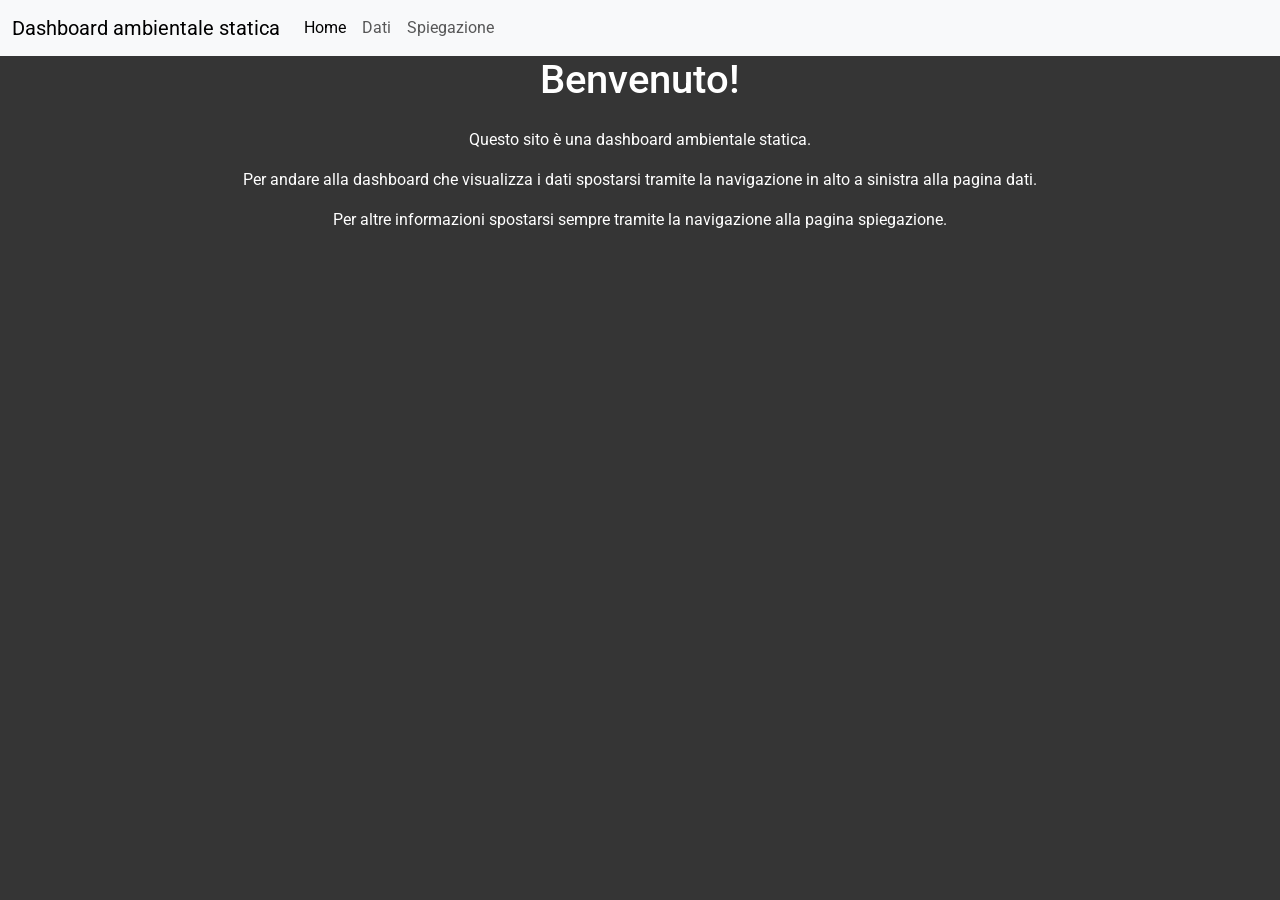
<file: index.html>
<!DOCTYPE html>
<html lang="en">
<head>
    <meta charset="UTF-8">
    <meta name="viewport" content="width=device-width, initial-scale=1.0">
    <title>Dashboard ambientale</title>
    <link href="https://cdn.jsdelivr.net/npm/bootstrap@5.3.8/dist/css/bootstrap.min.css" rel="stylesheet" integrity="sha384-sRIl4kxILFvY47J16cr9ZwB07vP4J8+LH7qKQnuqkuIAvNWLzeN8tE5YBujZqJLB" crossorigin="anonymous">
    <link rel="stylesheet" href="style.css">
</head>
<body>
    <header>
        <nav class="navbar navbar-expand-lg bg-body-tertiary">
            <div class="container-fluid">
                <a class="navbar-brand" href="index.html">Dashboard ambientale statica</a>
                <button class="navbar-toggler" type="button" data-bs-toggle="collapse" data-bs-target="#navbarSupportedContent" aria-controls="navbarSupportedContent" aria-expanded="false" aria-label="Toggle navigation">
                    <span class="navbar-toggler-icon"></span>
                </button>
                <div class="collapse navbar-collapse" id="navbarSupportedContent">
                    <ul class="navbar-nav me-auto mb-2 mb-lg-0">
                        <li class="nav-item">
                            <a class="nav-link active" aria-current="page" href="index.html">Home</a>
                        </li>
                        <li class="nav-item">
                            <a class="nav-link" href="dati.html">Dati</a>
                        </li>
                        <li class="nav-item">
                            <a href="spiegazione.html" class="nav-link">Spiegazione</a>
                        </li>
                    </ul>
                </div>
            </div>
        </nav>
    </header>
    <main>
        <div class="container">
            <div class="row text-center">
                <div class="col">
                    <h1 class="mb-4">Benvenuto!</h1>
                </div>
            </div>
            <div class="row text-center">
                <div class="col">
                    <p>Questo sito è una dashboard ambientale statica.</p>
                    <p>Per andare alla dashboard che visualizza i dati spostarsi tramite la navigazione in alto a sinistra alla pagina dati.</p>
                    <p>Per altre informazioni spostarsi sempre tramite la navigazione alla pagina spiegazione.</p>
                </div>
            </div>
        </div>
    </main>
    <script src="https://cdn.jsdelivr.net/npm/bootstrap@5.3.8/dist/js/bootstrap.bundle.min.js" integrity="sha384-FKyoEForCGlyvwx9Hj09JcYn3nv7wiPVlz7YYwJrWVcXK/BmnVDxM+D2scQbITxI" crossorigin="anonymous"></script>
    <script src="script.js"></script>
</body>
</html>
</file>
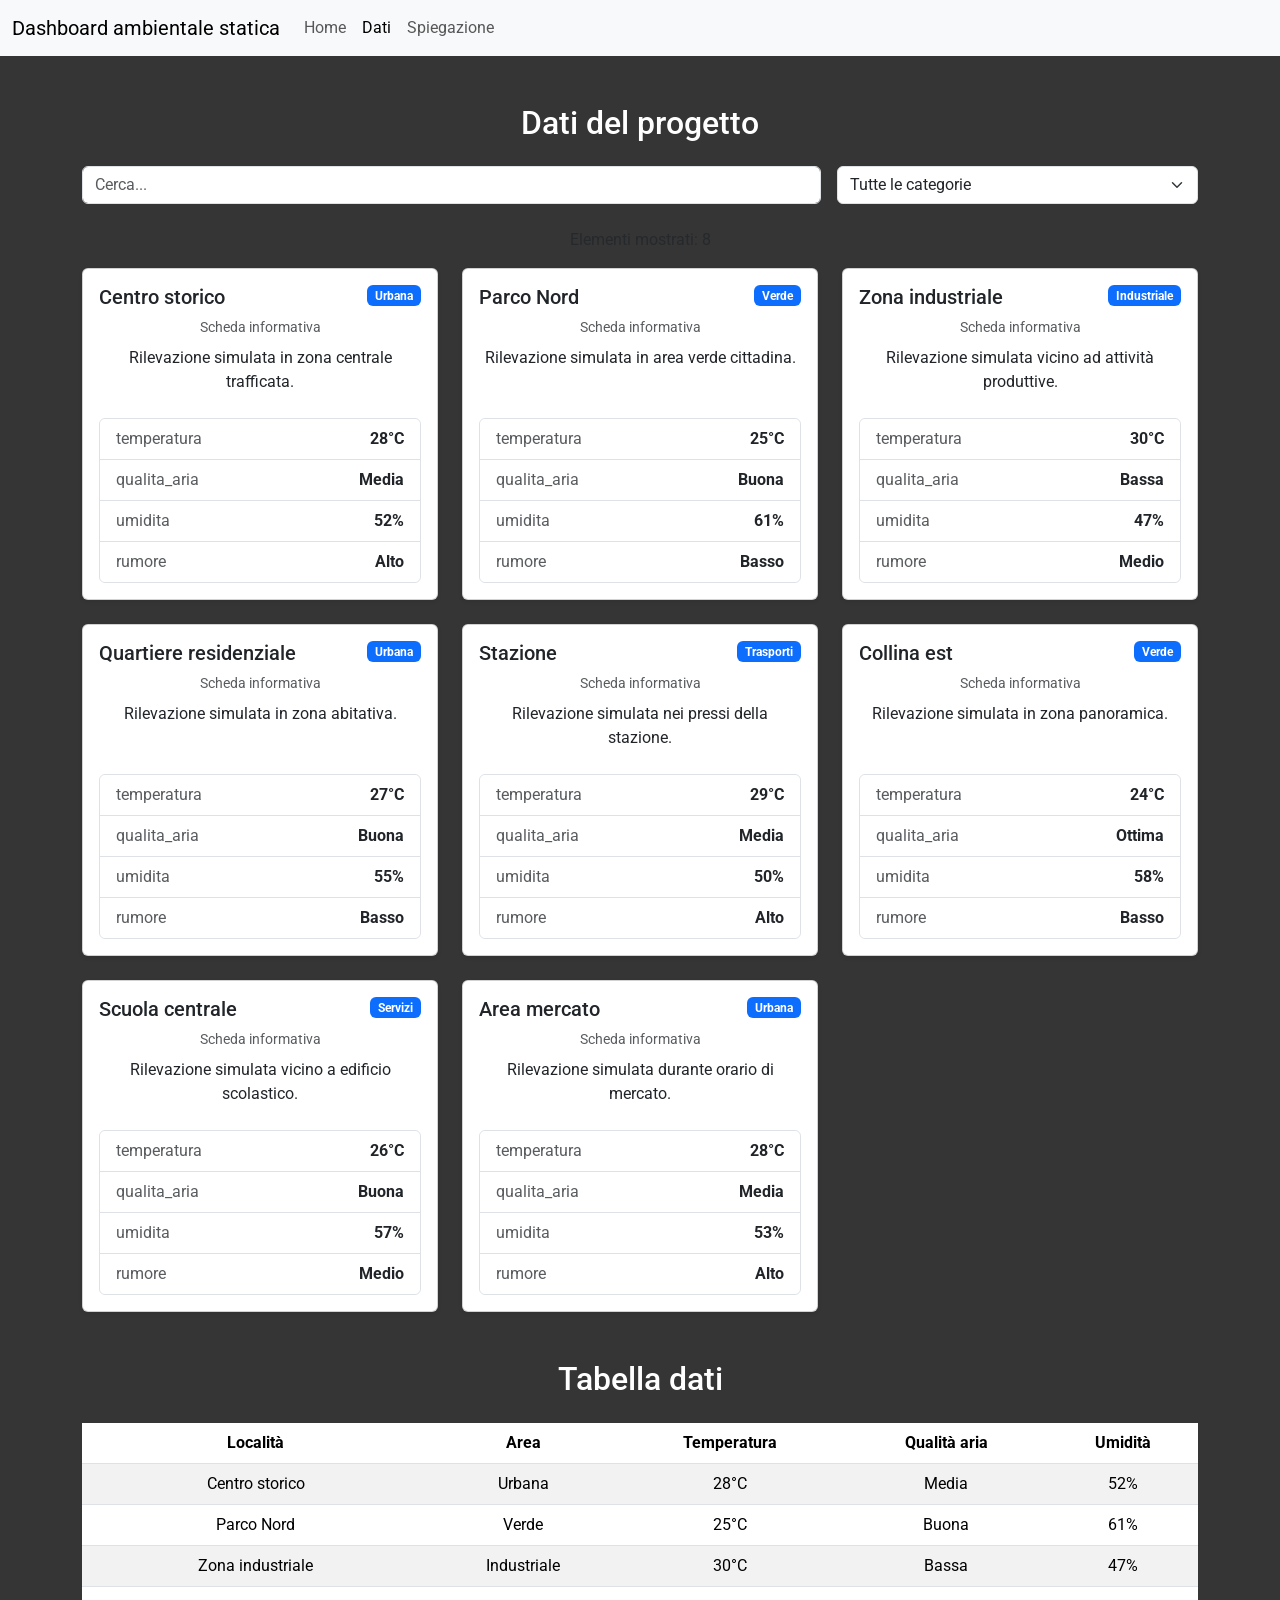
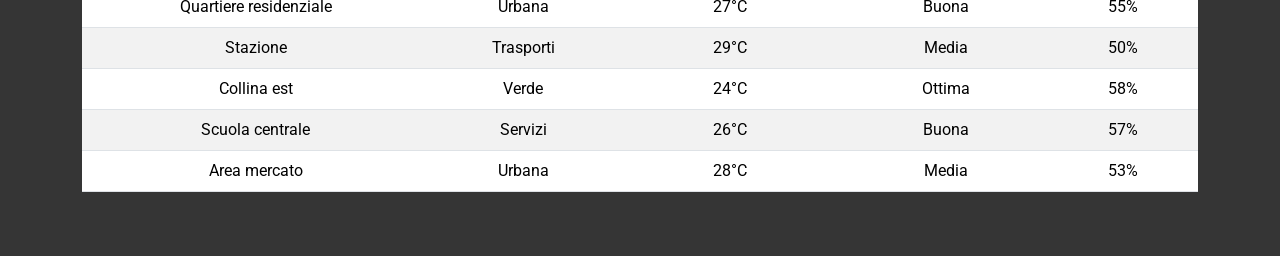
<file: dati.html>
<!DOCTYPE html>
<html lang="en">
<head>
    <meta charset="UTF-8">
    <meta name="viewport" content="width=device-width, initial-scale=1.0">
    <title>Dashboard ambientale</title>
    <link href="https://cdn.jsdelivr.net/npm/bootstrap@5.3.8/dist/css/bootstrap.min.css" rel="stylesheet" integrity="sha384-sRIl4kxILFvY47J16cr9ZwB07vP4J8+LH7qKQnuqkuIAvNWLzeN8tE5YBujZqJLB" crossorigin="anonymous">
    <link rel="stylesheet" href="style.css">
</head>
<body>
    <header>
        <nav class="navbar navbar-expand-lg bg-body-tertiary">
            <div class="container-fluid">
                <a class="navbar-brand" href="index.html">Dashboard ambientale statica</a>
                <button class="navbar-toggler" type="button" data-bs-toggle="collapse" data-bs-target="#navbarSupportedContent" aria-controls="navbarSupportedContent" aria-expanded="false" aria-label="Toggle navigation">
                    <span class="navbar-toggler-icon"></span>
                </button>
                <div class="collapse navbar-collapse" id="navbarSupportedContent">
                    <ul class="navbar-nav me-auto mb-2 mb-lg-0">
                        <li class="nav-item">
                            <a class="nav-link"  href="index.html">Home</a>
                        </li>
                        <li class="nav-item">
                            <a class="nav-link active" aria-current="page" href="dati.html">Dati</a>
                        </li>
                        <li class="nav-item">
                            <a href="spiegazione.html" class="nav-link">Spiegazione</a>
                        </li>
                    </ul>
                </div>
            </div>
        </nav>
    </header>
    <main>
        <section class="container my-5 text-center">
            <h2 class="mb-4">Dati del progetto</h2>

            <div id="status-message"></div>

            <div class="row g-3 mb-4">
                <div class="col-md-8">
                <input id="search-input" class="form-control" type="search" placeholder="Cerca...">
                </div>
                <div class="col-md-4">
                <select id="category-filter" class="form-select"></select>
                </div>
            </div>

            <p class="text-body-secondary">
            Elementi mostrati: <span id="items-count">0</span>
            </p>

            <div id="cards-container" class="row g-4"></div>
        </section>
        <section class="container my-5 text-center">
            <h2 class="mb-4">Tabella dati</h2>
            <div id="table-container"></div>
        </section>
    </main>
    <script src="https://cdn.jsdelivr.net/npm/bootstrap@5.3.8/dist/js/bootstrap.bundle.min.js" integrity="sha384-FKyoEForCGlyvwx9Hj09JcYn3nv7wiPVlz7YYwJrWVcXK/BmnVDxM+D2scQbITxI" crossorigin="anonymous"></script>
    <script src="script.js"></script>
</body>
</html>
</file>
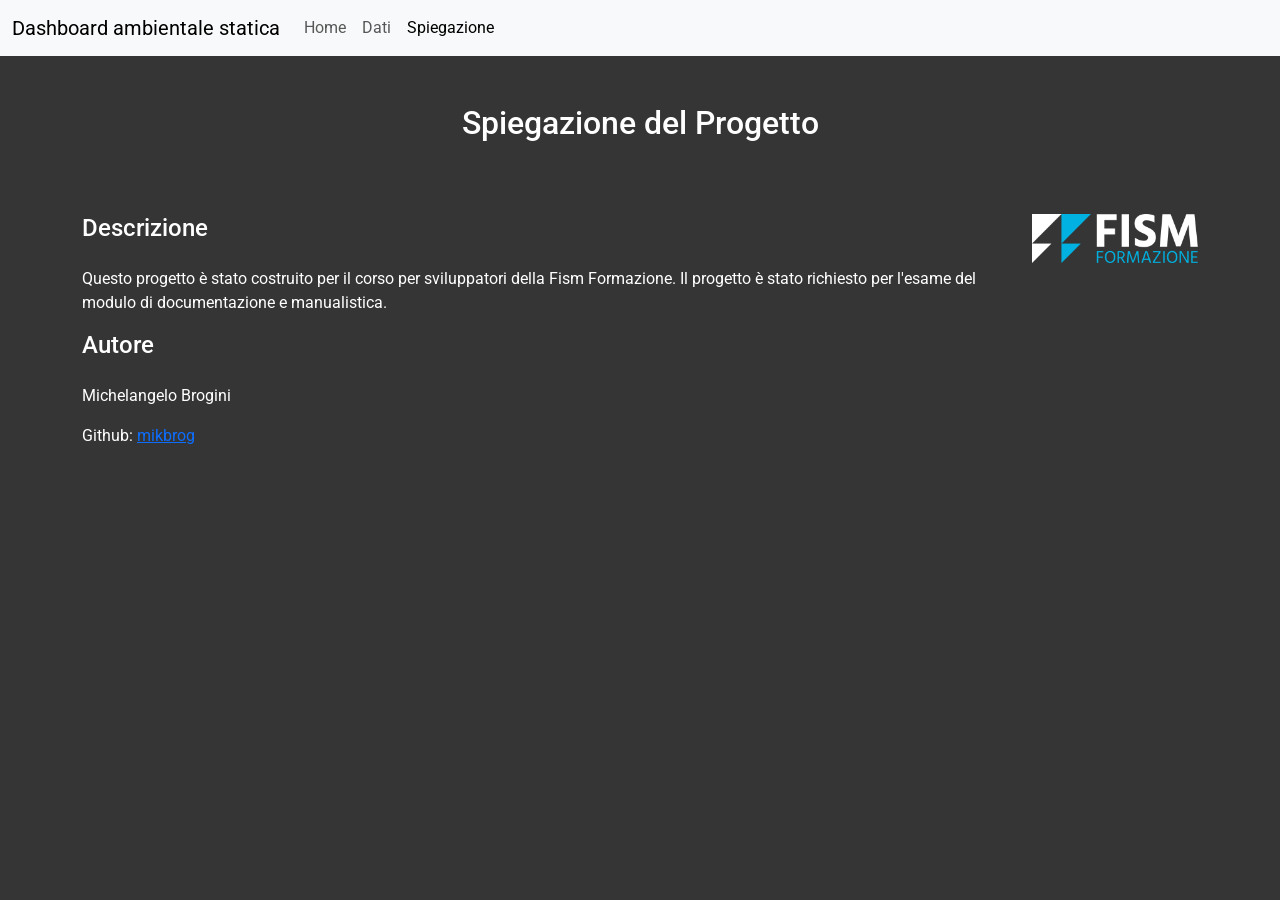
<file: spiegazione.html>
<!DOCTYPE html>
<html lang="en">
<head>
    <meta charset="UTF-8">
    <meta name="viewport" content="width=device-width, initial-scale=1.0">
    <title>Dashboard ambientale</title>
    <link href="https://cdn.jsdelivr.net/npm/bootstrap@5.3.8/dist/css/bootstrap.min.css" rel="stylesheet" integrity="sha384-sRIl4kxILFvY47J16cr9ZwB07vP4J8+LH7qKQnuqkuIAvNWLzeN8tE5YBujZqJLB" crossorigin="anonymous">
    <link rel="stylesheet" href="style.css">
</head>
<body>
    <header>
        <nav class="navbar navbar-expand-lg bg-body-tertiary">
            <div class="container-fluid">
                <a class="navbar-brand" href="index.html">Dashboard ambientale statica</a>
                <button class="navbar-toggler" type="button" data-bs-toggle="collapse" data-bs-target="#navbarSupportedContent" aria-controls="navbarSupportedContent" aria-expanded="false" aria-label="Toggle navigation">
                    <span class="navbar-toggler-icon"></span>
                </button>
                <div class="collapse navbar-collapse" id="navbarSupportedContent">
                    <ul class="navbar-nav me-auto mb-2 mb-lg-0">
                        <li class="nav-item">
                            <a class="nav-link"  href="index.html">Home</a>
                        </li>
                        <li class="nav-item">
                            <a class="nav-link"  href="dati.html">Dati</a>
                        </li>
                        <li class="nav-item">
                            <a href="spiegazione.html" aria-current="page" class="nav-link active">Spiegazione</a>
                        </li>
                    </ul>
                </div>
            </div>
        </nav>
    </header>
    <main>
        <div class="container my-5">
            <div class="row mb-5">
                <div class="col text-center">
                    <h2 class="mb-4">Spiegazione del Progetto</h2>
                </div>
            </div>
            <div class="row">
                <div class="col-10">
                    <h4 class="mb-4">Descrizione</h3>
                    <p>
                        Questo progetto è stato costruito per il corso per sviluppatori della Fism Formazione.
                        Il progetto è stato richiesto per l'esame del modulo di documentazione e manualistica.
                    </p>
                    <h4 class="mb-4">Autore</h3>
                    <p>Michelangelo Brogini</p>
                    <p>Github: <a href="https://github.com/mikbrog">mikbrog</a></p>
                </div>
                <div class="col-2">
                    <img src="assets/immagini/fism-formazione-white.png" alt="Logo FISM" class="img-fluid">
                </div>
            </div>
        </div>
    </main>
    <script src="https://cdn.jsdelivr.net/npm/bootstrap@5.3.8/dist/js/bootstrap.bundle.min.js" integrity="sha384-FKyoEForCGlyvwx9Hj09JcYn3nv7wiPVlz7YYwJrWVcXK/BmnVDxM+D2scQbITxI" crossorigin="anonymous"></script>
    <script src="script.js"></script>
</body>
</html>
</file>
<file: style.css>
@import url('https://fonts.googleapis.com/css2?family=Roboto:ital,wght@0,100..900;1,100..900&display=swap');

body {
    background-color: #353535;
    color: white;
    font-family: 'Roboto', sans-serif;
}
</file>
